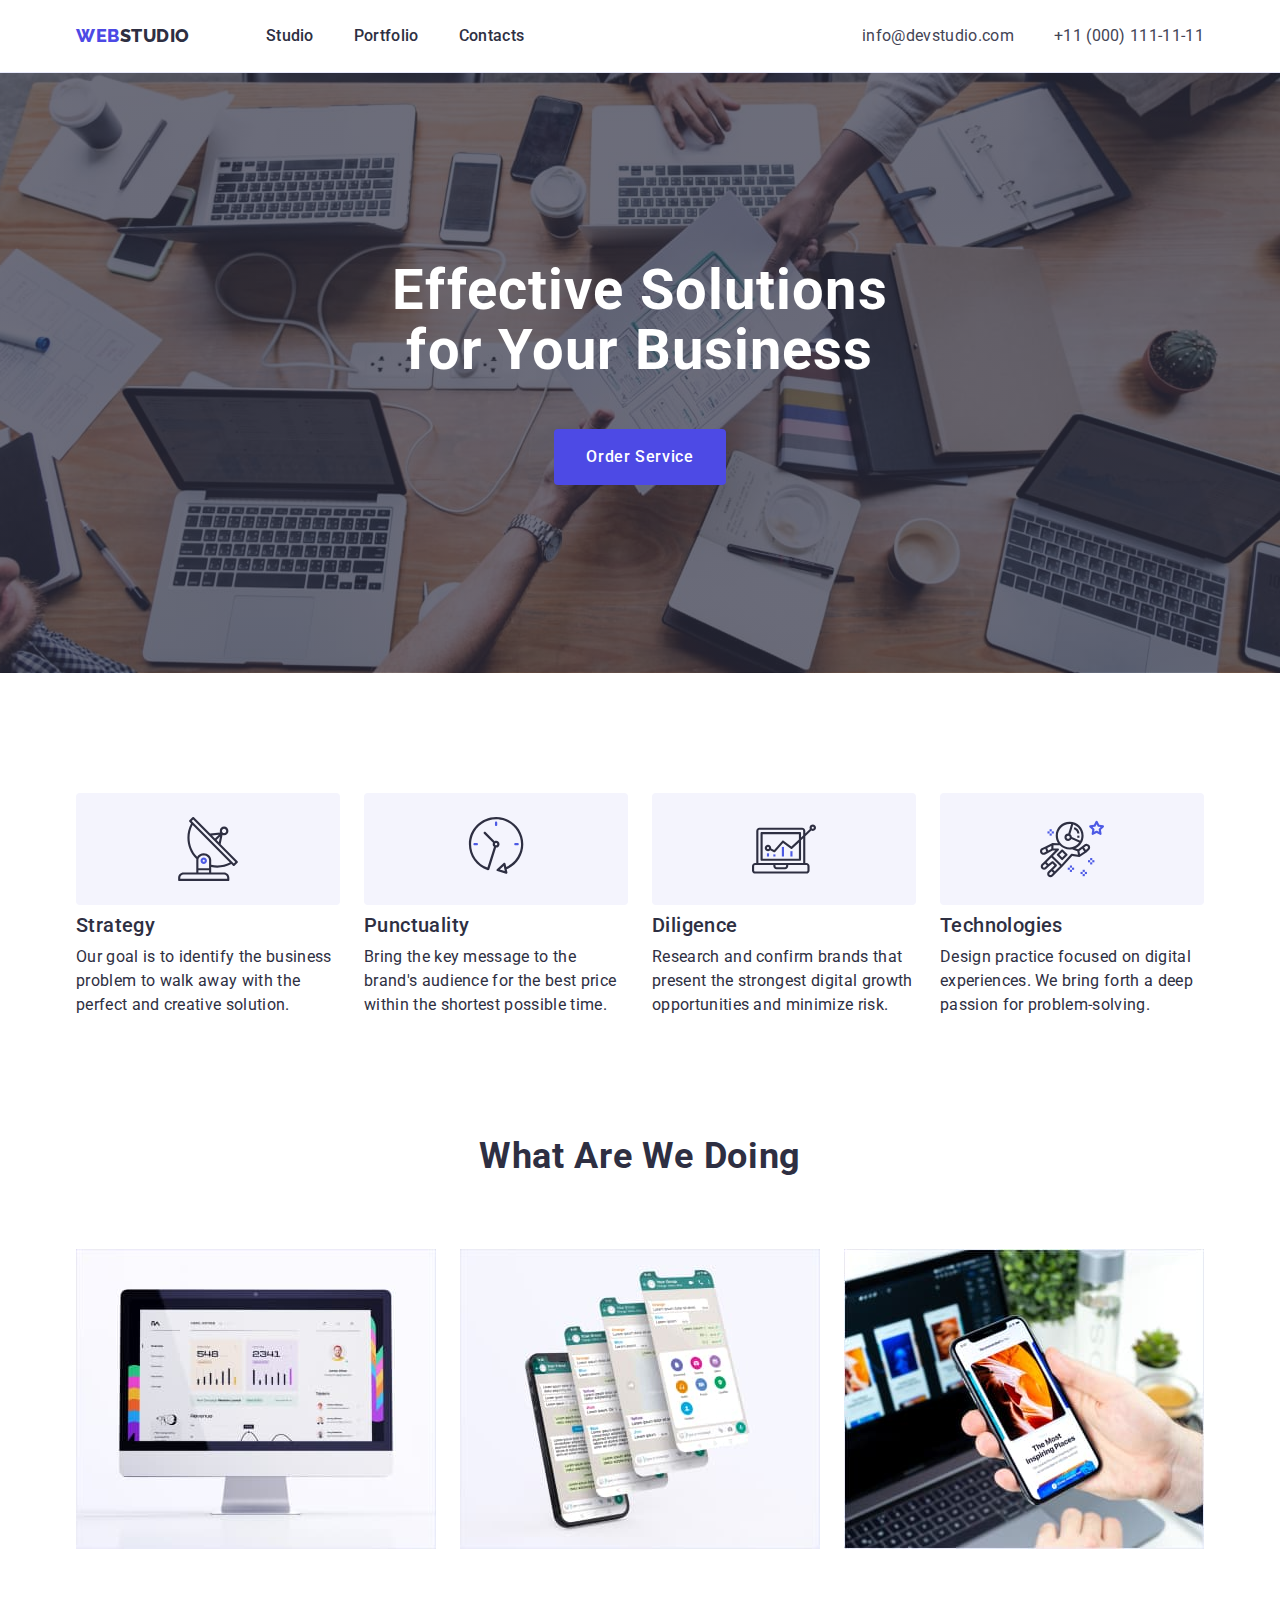
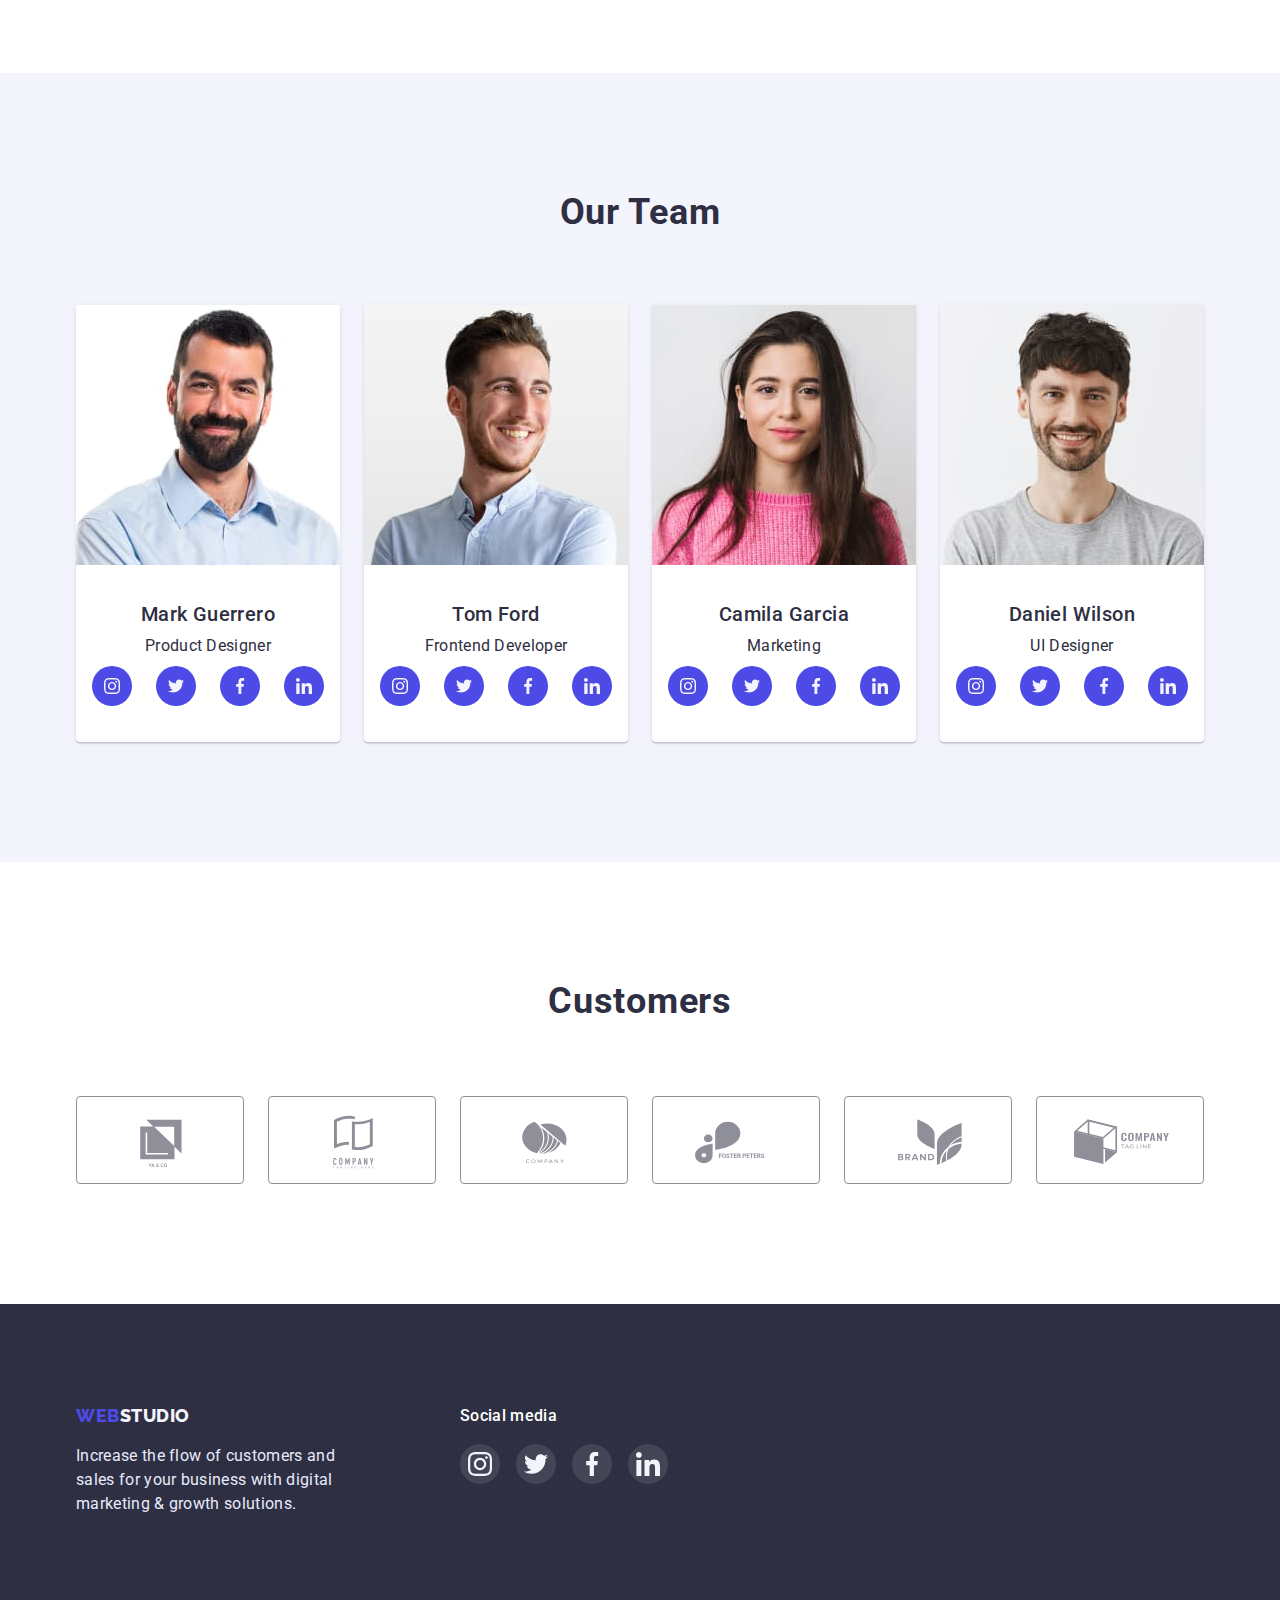
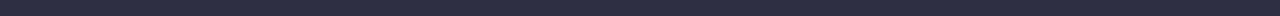
<file: index.html>
<!DOCTYPE html>
<html lang="en">

<head>
  <meta charset="UTF-8" />
  <meta http-equiv="X-UA-Compatible" content="IE=edge" />
  <meta name="viewport" content="width=device-width, initial-scale=1.0" />
  <title>Document</title>
  <link rel="preconnect" href="https://fonts.googleapis.com" />
  <link rel="preconnect" href="https://fonts.gstatic.com" crossorigin />
  <link href="https://fonts.googleapis.com/css2?family=Raleway:wght@800&family=Roboto:wght@400;500;700&display=swap"
    rel="stylesheet" />
  <link rel="stylesheet" href="https://cdnjs.cloudflare.com/ajax/libs/modern-normalize/1.1.0/modern-normalize.min.css">
  <link rel="stylesheet" href="./css/styles.css" />
</head>

<body>
  <!-- Header -->
  <header class="header">
    <div class="container main-nav">
      <nav class="link-nav">
        <a href="./index.html" class="logo-web link">WEB<span class="head-studio">STUDIO</span>
        </a>
        <ul class="site-nav list">
          <li class="item"><a href="./index.html" class="anchors link">Studio</a></li>
          <li class="item">
            <a href="./portfolio.html" class="anchors link">Portfolio</a>
          </li>
          <li class="item">
            <a href="" class="anchors link">Contacts</a>
          </li>
        </ul>
      </nav>
      <ul class="head-content list">
        <li class="item">
          <a href="mailto:info@devstudio.com" class="relations link">info@devstudio.com</a>
        </li>
        <li class="item">
          <a href="tel:+110001111111" class="relations link">+11 (000) 111-11-11</a>
        </li>
      </ul>
    </div>
  </header>

  <!-- Main content -->
  <main>
    <!-- Hero-->
    <section class="hero bg-hero">
      <div class="container">
        <h1 class="hero-title">Effective Solutions<br>for Your Business</h1>
        <button type="button" class="btn btn-hero">Order Service</button>
      </div>
    </section>

    <!-- Studio / Description of studio -->
    <section class="section main-desc">
      <div class="container">
        <h2 class="section-title hide-text">Description of studio</h2>
        <ul class="list desc">
          <li class="list item">
            <div class="thumb">
              <svg class="svg-std antenna" width="264" heigt="112" viewBox="-100 -24 264 112">
                <use href="./images/icons.svg#antenna" width="64" height="64"></use>
              </svg>
            </div>
            <h3 class="desc-title">Strategy</h3>
            <p class="desc-text">
              Our goal is to identify the business problem to walk away with the
              perfect and creative solution.
            </p>
          </li>
          <li class="list item">
            <div class="thumb">
              <svg class="svg-std clock" width="264" heigt="112" viewBox="-100 -24 264 112">
                <use href="./images/icons.svg#clock" width="64" height="64" class="d"></use>
              </svg>
            </div>
            <h3 class="desc-title">Punctuality</h3>
            <p class="desc-text">
              Bring the key message to the brand's audience for the best price
              within the shortest possible time.
            </p>
          </li>
          <li class="list item">
            <div class="thumb">
              <svg class="svg-std diagram" width="264" heigt="112" viewBox="-100 -24 264 112">
                <use href="./images/icons.svg#diagram" width="64" height="64"></use>
              </svg>
            </div>
            <h3 class="desc-title">Diligence</h3>
            <p class="desc-text">
              Research and confirm brands that present the strongest digital
              growth opportunities and minimize risk.
            </p>
          </li>
          <li class="list item">
            <div class="thumb">
              <svg class="svg-std astronaut" width="264" heigt="112" viewBox="-100 -24 264 112">
                <use href="./images/icons.svg#astronaut" width="64" height="64"></use>
              </svg>
            </div>
            <h3 class="desc-title">Technologies</h3>
            <p class="desc-text">
              Design practice focused on digital experiences. We bring forth a
              deep passion for problem-solving.
            </p>
          </li>
        </ul>
      </div>
    </section>

    <!-- Portfolio / Description of the works of the studio -->
    <section class="section main-prt">
      <div class="container">
        <h2 class="section-title">What Are We Doing</h2>
        <ul class="list prt">
          <li class="list item">
            <img src="./images/work-01.jpg" alt="A monitor that shows a site made by the studio." width="360" />

          </li>
          <li class="list item">
            <img src="./images/work-02.jpg" alt="The phone on which the application made by the studio is shown."
              width="360" />
          </li>
          <li class="list item">
            <img src="./images/work-03.jpg" alt="In the foreground is a phone showing a website made
            by the studio, in the background is a computer screen with an image
            of the Figma workspace." width="360" />
          </li>
        </ul>
      </div>
    </section>

    <!-- Contacts / Main team of studio -->
    <section class="section main-team">
      <div class="container">
        <h2 class="section-title team">Our Team</h2>
        <ul class="main-cont">
          <li class="list team">
            <img src="./images/team-01.jpg" alt="Man in a blue shirt smiling in the camera." width="264" />
            <div class="cont-text">
              <h3 class="team-title">Mark Guerrero</h3>
              <p class="team-text">Product Designer</p>
            </div>
            <ul class="list icon-cont-box">
              <li class="list-item item">
                <div class="thumb">
                  <a href="" class="link">
                    <svg class="icon-cont" viewBox="-12 -12 40 40">
                      <use href="./images/icons.svg#instagram-one" width="16" height="16"></use>
                    </svg>
                  </a>
                </div>
              </li>
              <li class="list-item item">
                <div class="thumb">
                  <a href="" class="link">
                    <svg class="icon-cont" viewBox="-12 -12 40 40">
                      <use href="./images/icons.svg#twitter-one" width="16" height="16" s></use>
                    </svg>
                  </a>
                </div>
              </li>
              <li class="list-item item">
                <div class="thumb">
                  <a href="" class="link">
                    <svg class="icon-cont" viewBox="-12 -12 40 40">
                      <use href="./images/icons.svg#facebook-one" width="16" height="16" s></use>
                    </svg>
                  </a>
                </div>
              </li>
              <li class="list-item item">
                <div class="thumb">
                  <a href="" class="link">
                    <svg class="icon-cont" viewBox="-12 -12 40 40">
                      <use href="./images/icons.svg#linkedin-one" width="16" height="16" s></use>
                    </svg>
                  </a>
                </div>
              </li>
            </ul>
          </li>
          <li class="list team">
            <img src="./images/team-02.jpg" alt="Man in a blue shirt smiling looking to the side." width="264" />
            <div class="cont-text">
              <h3 class="team-title">Tom Ford</h3>
              <p class="team-text">Frontend Developer</p>
            </div>
            <ul class="list icon-cont-box">
              <li class="list-item item">
                <div class="thumb">
                  <a href="" class="link">
                    <svg class="icon-cont" viewBox="-12 -12 40 40">
                      <use href="./images/icons.svg#instagram-one" width="16" height="16" s></use>
                    </svg>
                  </a>
                </div>
              </li>
              <li class="list-item item">
                <div class="thumb">
                  <a href="" class="link">
                    <svg class="icon-cont" viewBox="-12 -12 40 40">
                      <use href="./images/icons.svg#twitter-one" width="16" height="16" s></use>
                    </svg>
                  </a>
                </div>
              </li>
              <li class="list-item item">
                <div class="thumb">
                  <a href="" class="link">
                    <svg class="icon-cont" viewBox="-12 -12 40 40">
                      <use href="./images/icons.svg#facebook-one" width="16" height="16" s></use>
                    </svg>
                  </a>
                </div>
              </li>
              <li class="list-item item">
                <div class="thumb">
                  <a href="" class="link">
                    <svg class="icon-cont" viewBox="-12 -12 40 40">
                      <use href="./images/icons.svg#linkedin-one" width="16" height="16" s></use>
                    </svg>
                  </a>
                </div>
              </li>
            </ul>
          </li>
          <li class="list team">
            <img src="./images/team-03.jpg" alt="A girl in a blue sweater smiling in the camera." width="264" />
            <div class="cont-text">
              <h3 class="team-title">Camila Garcia</h3>
              <p class="team-text">Marketing</p>
            </div>
            <ul class="list icon-cont-box">
              <li class="list-item item">
                <div class="thumb">
                  <a href="" class="link">
                    <svg class="icon-cont" viewBox="-12 -12 40 40">
                      <use href="./images/icons.svg#instagram-one" width="16" height="16" s></use>
                    </svg>
                  </a>
                </div>
              </li>
              <li class="list-item item">
                <div class="thumb">
                  <a href="" class="link">
                    <svg class="icon-cont" viewBox="-12 -12 40 40">
                      <use href="./images/icons.svg#twitter-one" width="16" height="16" s></use>
                    </svg>
                  </a>
                </div>
              </li>
              <li class="list-item item">
                <div class="thumb">
                  <a href="" class="link">
                    <svg class="icon-cont" viewBox="-12 -12 40 40">
                      <use href="./images/icons.svg#facebook-one" width="16" height="16" s></use>
                    </svg>
                  </a>
                </div>
              </li>
              <li class="list-item item">
                <div class="thumb">
                  <a href="" class="link">
                    <svg class="icon-cont" viewBox="-12 -12 40 40">
                      <use href="./images/icons.svg#linkedin-one" width="16" height="16" s></use>
                    </svg>
                  </a>
                </div>
              </li>
            </ul>
          </li>
          <li class="list team">
            <img src="./images/team-04.jpg" alt="Man in a gray t-shirt smililng in the camera." width="264" />
            <div class="cont-text">
              <h3 class="team-title">Daniel Wilson</h3>
              <p class="team-text">UI Designer</p>
            </div>
            <ul class="list icon-cont-box">
              <li class="list-item item">
                <div class="thumb">
                  <a href="" class="link">
                    <svg class="icon-cont" viewBox="-12 -12 40 40">
                      <use href="./images/icons.svg#instagram-one" width="16" height="16" s></use>
                    </svg>
                  </a>
                </div>
              </li>
              <li class="list-item item">
                <div class="thumb">
                  <a href="" class="link">
                    <svg class="icon-cont" viewBox="-12 -12 40 40">
                      <use href="./images/icons.svg#twitter-one" width="16" height="16" s></use>
                    </svg>
                  </a>
                </div>
              </li>
              <li class="list-item item">
                <div class="thumb">
                  <a href="" class="link">
                    <svg class="icon-cont" viewBox="-12 -12 40 40">
                      <use href="./images/icons.svg#facebook-one" width="16" height="16" s></use>
                    </svg>
                  </a>
                </div>
              </li>
              <li class="list-item item">
                <div class="thumb">
                  <a href="" class="link">
                    <svg class="icon-cont" viewBox="-12 -12 40 40">
                      <use href="./images/icons.svg#linkedin-one" width="16" height="16" s></use>
                    </svg>
                  </a>
                </div>
              </li>
            </ul>
          </li>
        </ul>
      </div>
    </section>

    <!-- Customers -->
    <section class="section main-cust">
      <div class="container">
        <h2 class="section-title">Customers</h2>
        <ul class="list">
          <li class="list item">
            <div class="thumb">
              <a href="">
                <svg class="svg-cust" width="168" heigth="88" viewBox="-32 0 168 88">
                  <use href="./images/icons.svg#logo-zero" width="104" heigth="56"></use>
                </svg>
              </a>
            </div>
          </li>
          <li class="list item">
            <div class="thumb">
              <a href="">
                <svg class="svg-cust" width="168" heigth="88" viewBox="-32 0 168 88">
                  <use href="./images/icons.svg#logo-one" width="104" heigth="56"></use>
                </svg>
              </a>
            </div>
          </li>
          <li class="list item">
            <div class="thumb">
              <a href="">
                <svg class="svg-cust" width="168" heigth="88" viewBox="-32 0 168 88">
                  <use href="./images/icons.svg#logo-two" width="104" heigth="56"></use>
                </svg>
              </a>
            </div>
          </li>
          <li class="list item">
            <div class="thumb">
              <a href="">
                <svg class="svg-cust" width="168" heigth="88" viewBox="-32 0 168 88">
                  <use href="./images/icons.svg#logo-three" width="104" heigth="56"></use>
                </svg>
              </a>
            </div>
          </li>
          <li class="list item">
            <div class="thumb">
              <a href="">
                <svg class="svg-cust" width="168" heigth="88" viewBox="-32 0 168 88">
                  <use href="./images/icons.svg#logo-four" width="104" heigth="56"></use>
                </svg>
              </a>
            </div>
          </li>
          <li class="list item">
            <div class="thumb">
              <a href="">
                <svg class="svg-cust" width="168" heigth="88" viewBox="-32 0 168 88">
                  <use href="./images/icons.svg#logo-five" width="104" heigth="56"></use>
                </svg>
              </a>
            </div>
          </li>
        </ul>
      </div>
    </section>
  </main>

  <!-- Footer -->
  <footer class="footer">
    <div class="container">
      <div class="foot">
        <div class="foot-desc">
          <p class="foot-logo"><a href="./index.html" class="logo-web link">WEB<span
                class="footer-studio">STUDIO</span></a>
          </p>
          <p class="footer-text">
            Increase the flow of customers and sales for your business with digital
            marketing & growth solutions.
          </p>
        </div>
        <div class="foot-social">
          <h3 class="list title">Social media</h3>
          <ul class="list icons">
            <li class="list icon-box">
              <div class="thumb">
                <a href="" class="link">
                  <svg class="icon" width="40" heigth="40" viewBox="-8 0 40 40">
                    <use href="./images/icons.svg#instagram-two" width="24" heigth="24"></use>
                  </svg>
                </a>
              </div>
            </li>
            <li class="list icon-box">
              <div class="thumb">
                <a href="" class="link">
                  <svg class="icon" width="40" heigth="40" viewBox="-8 0 40 40">
                    <use href="./images/icons.svg#twitter-two" width="24" heigth="24"></use>
                  </svg>
                </a>
              </div>
            </li>
            <li class="list icon-box">
              <div class="thumb">
                <a href="" class="link">
                  <svg class="icon" width="40" heigth="40" viewBox="-8 0 40 40">
                    <use href="./images/icons.svg#facebook-two" width="24" heigth="24"></use>
                  </svg>
                </a>
              </div>
            </li>
            <li class="list icon-box">
              <div class="thumb">
                <a href="" class="link">
                  <svg class="icon" width="40" heigth="40" viewBox="-8 0 40 40">
                    <use href="./images/icons.svg#linkedin-two" width="24" heigth="24"></use>
                  </svg>
              </div>
              </a>
            </li>
          </ul>
        </div>
      </div>
    </div>
  </footer>
</body>

</html>
</file>
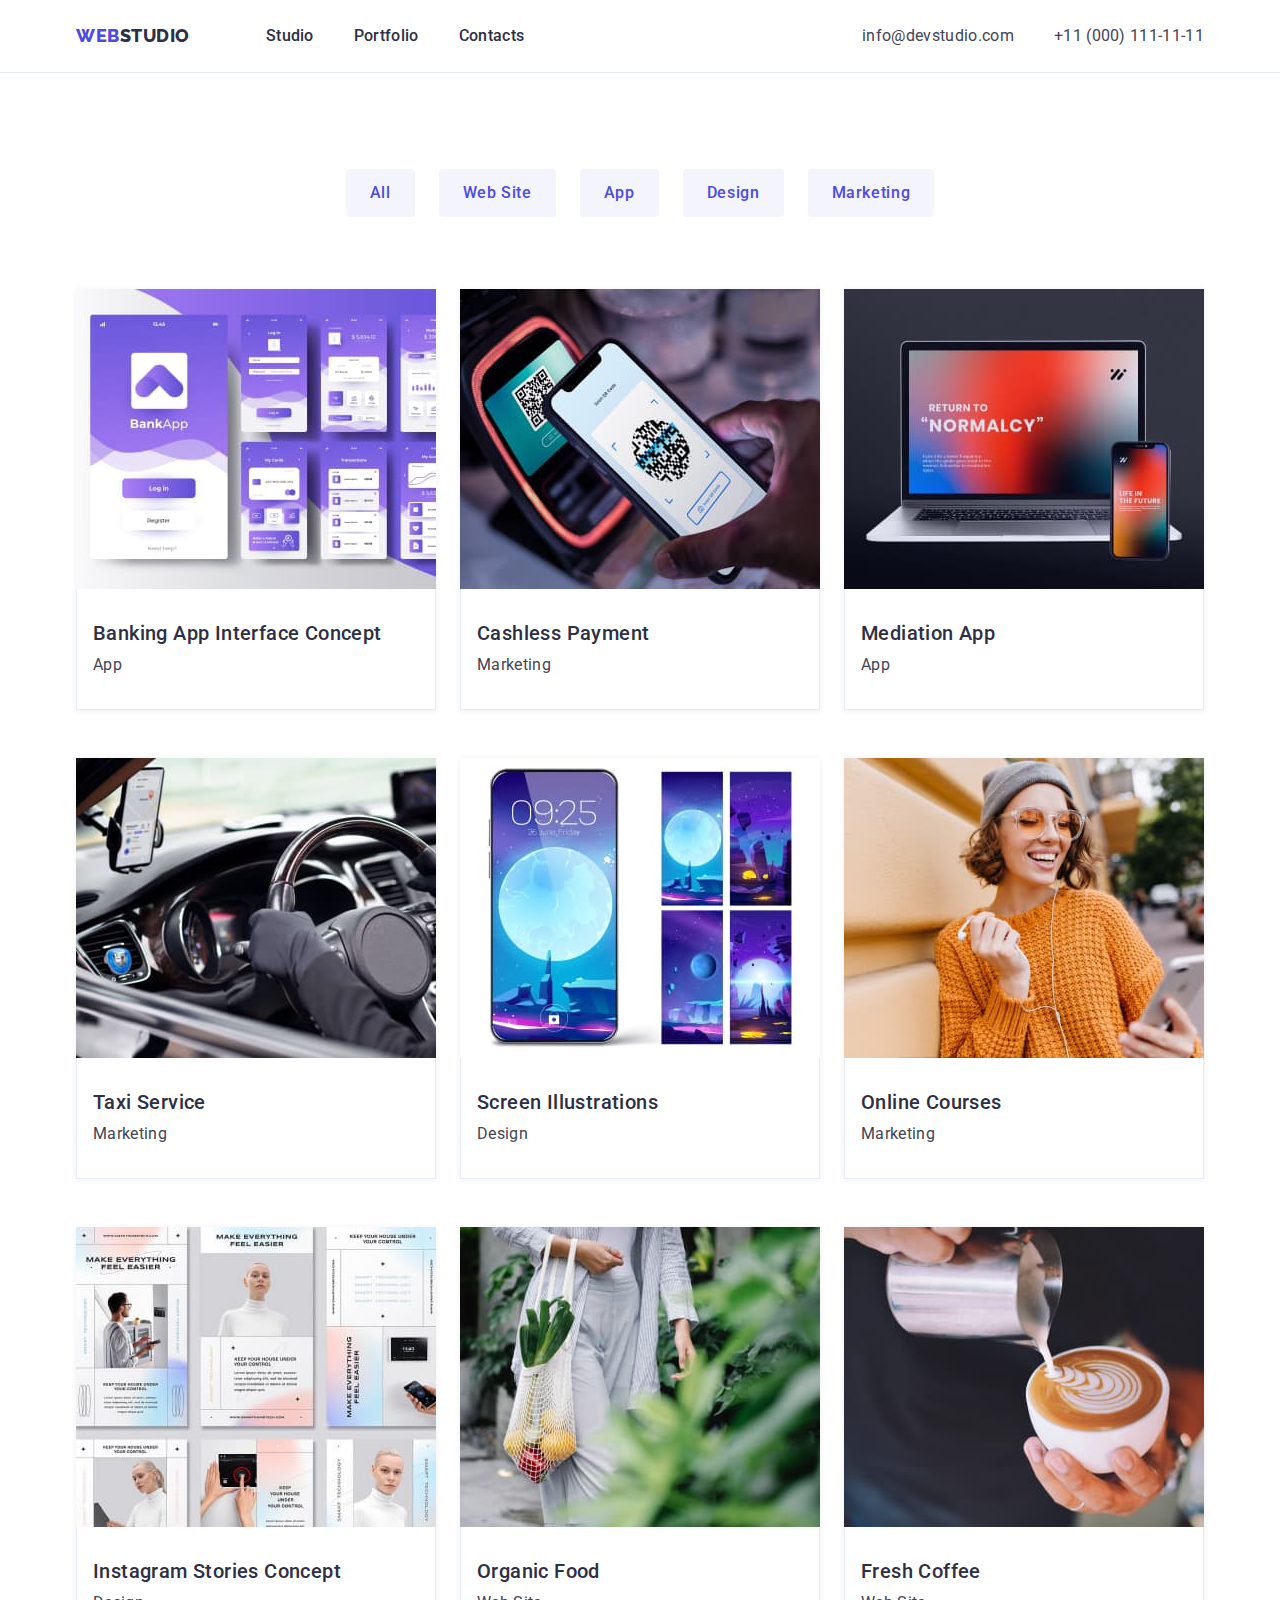
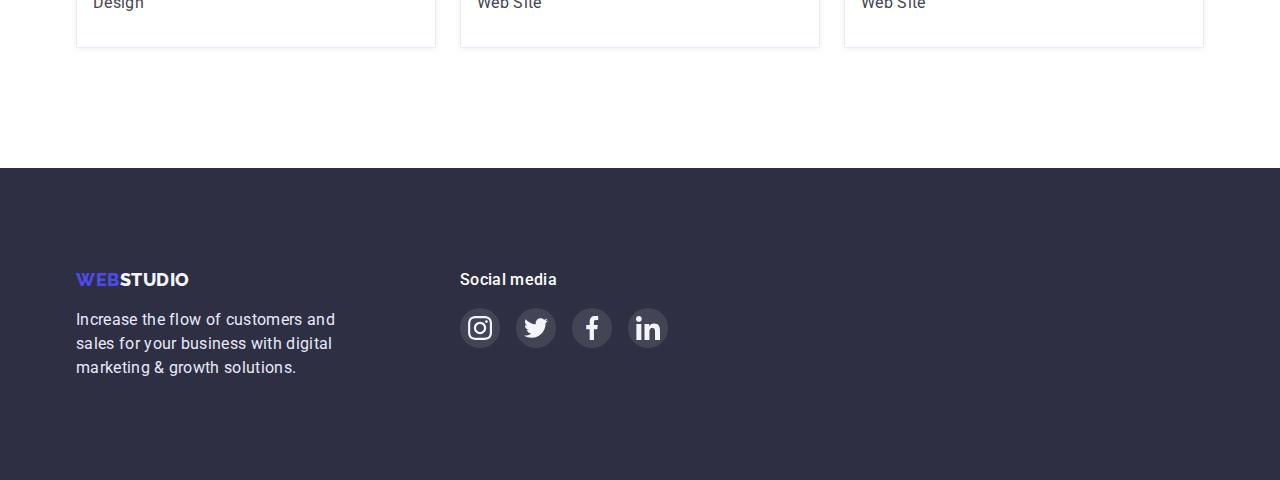
<file: portfolio.html>
<!DOCTYPE html>
<html lang="en">

<head>
  <meta charset="UTF-8" />
  <meta http-equiv="X-UA-Compatible" content="IE=edge" />
  <meta name="viewport" content="width=device-width, initial-scale=1.0" />
  <title>Document</title>
  <link rel="preconnect" href="https://fonts.googleapis.com" />
  <link rel="preconnect" href="https://fonts.gstatic.com" crossorigin />
  <link href="https://fonts.googleapis.com/css2?family=Raleway:wght@800&family=Roboto:wght@400;500;700&display=swap"
    rel="stylesheet" />
  <link rel="stylesheet" href="https://cdnjs.cloudflare.com/ajax/libs/modern-normalize/1.1.0/modern-normalize.min.css">
  <link rel="stylesheet" href="./css/styles.css" />
</head>

<body>
  <!-- Header -->
  <header class="header">
    <div class="container main-nav">
      <nav class="link-nav">
        <a href="./index.html" class="logo-web link">WEB<span class="head-studio">STUDIO</span>
        </a>
        <ul class="site-nav list">
          <li class="item"><a href="./index.html" class="anchors link">Studio</a></li>
          <li class="item">
            <a href="./portfolio.html" class="anchors link">Portfolio</a>
          </li>
          <li class="item">
            <a href="" class="anchors link">Contacts</a>
          </li>
        </ul>
      </nav>
      <ul class="head-content list">
        <li class="item">
          <a href="mailto:info@devstudio.com" class="relations link">info@devstudio.com</a>
        </li>
        <li class="item">
          <a href="tel:+110001111111" class="relations link">+11 (000) 111-11-11</a>
        </li>
      </ul>
    </div>
  </header>

  <!-- Main content -->
  <main>
    <section class="section prt-section">
      <div class="container">
        <h1 class="section-title prt-title">Filter buttons</h1>
        <ul class="btn-prt list">
          <li class="btn-item"><button type="button" class="btn btn-filters">All</button></li>
          <li class="btn-item">
            <button type="button" class="btn btn-filters">Web Site</button>
          </li>
          <li class="btn-item"><button type="button" class="btn btn-filters">App</button></li>
          <li class="btn-item"><button type="button" class="btn btn-filters">Design</button></li>
          <li class="btn-item">
            <button type="button" class="btn btn-filters">Marketing</button>
          </li>
        </ul>
        <ul class="list main-filter">
          <li class="filter app">
            <div class="prt-box">
              <a href="" class="link prt-box"><img src="./images/prt-01.jpg"
                  alt="Images of different pages of the banking application in blue tints." width="360"
                  class="display-block" />
                <div class="prt-block">
                  <h2 class="prt-title">Banking App Interface Concept</h2>
                  <p class="prt-text">App</p>
                </div>
              </a>
            </div>
          </li>
          <li class="filter marketing">
            <div class="prt-box">
              <a href="" class="link prt-box"><img src="./images/prt-02.jpg"
                  alt="A phone with a QR analyzer is applied to the terminal for payment with a QR code." width="360"
                  class="display-block" />
                <div class="prt-block">
                  <h2 class="prt-title">Cashless Payment</h2>
                  <p class="prt-text">Marketing</p>
                </div>
              </a>
            </div>
          </li>
          <li class="filter app">
            <div class="prt-box">
              <a href="" class="link prt-box"><img src="./images/prt-03.jpg"
                  alt="Pictured is a smartphone and a laptop with an application presentation." width="360"
                  class="display-block" />
                <div class="prt-block">
                  <h2 class="prt-title">Mediation App</h2>
                  <p class="prt-text">App</p>
                </div>
              </a>
            </div>
          </li>
          <li class="filter marketing">
            <div class="prt-box">
              <a href="" class="link prt-box"><img src="./images/prt-04.jpg"
                  alt="The hands of a taxi driver are shown on the steering wheel of a car, a phone with an application developed by WEBSTUDIO is fixed in front of him."
                  width="360" class="display-block" />
                <div class="prt-block">
                  <h2 class="prt-title">Taxi Service</h2>
                  <p class="prt-text">Marketing</p>
                </div>
              </a>
            </div>
          </li>
          <li class="filter design">
            <div class="prt-box">
              <a href="" class="link prt-box"><img src="./images/prt-05.jpg"
                  alt="Pictured is a phone with different kinds of wallpapers in the app." width="360"
                  class="display-block" />
                <div class="prt-block">
                  <h2 class="prt-title">Screen Illustrations</h2>
                  <p class="prt-text">Design</p>
                </div>
              </a>
            </div>
          </li>
          <li class="filter marketing">
            <div class="prt-box">
              <a href="" class="link prt-box"><img src="./images/prt-06.jpg"
                  alt="A cute girl in a gray hat and orange sweater holds an earphone in her hand and smiles while looking at the phone screen."
                  width="360" class="display-block" />
                <div class="prt-block">
                  <h2 class="prt-title">Online Courses</h2>
                  <p class="prt-text">Marketing</p>
                </div>
              </a>
            </div>
          </li>
          <li class="filter design">
            <div class="prt-box">
              <a href="" class="link prt-box"><img src="./images/prt-07.jpg"
                  alt="Various concepts for Instagram stories." width="360" class="display-block" />
                <div class="prt-block">
                  <h2 class="prt-title">Instagram Stories Concept</h2>
                  <p class="prt-text">Design</p>
                </div>
              </a>
            </div>
          </li>
          <li class="filter web-site">
            <div class="prt-box">
              <a href="" class="link prt-box"><img src="./images/prt-08.jpg"
                  alt="The legs of a girl dressed in white can be seen carrying a mesh bag of fruit." width="360"
                  class="display-block" />
                <div class="prt-block">
                  <h2 class="prt-title">Organic Food</h2>
                  <p class="prt-text">Web Site</p>
                </div>
              </a>
            </div>
          </li>
          <li class="filter web-site">
            <div class="prt-box">
              <a href="" class="link prt-box"><img src="./images/prt-09.jpg"
                  alt="A close-up shows a cup of coffee in which the bartender makes a pattern with milk." width="360"
                  class="display-block" />
                <div class="prt-block">
                  <h2 class="prt-title">Fresh Coffee</h2>
                  <p class="prt-text">Web Site</p>
                </div>
              </a>
            </div>
          </li>
        </ul>
      </div>
    </section>
  </main>

  <!-- Footer -->
  <footer class="footer">
    <div class="container">
      <div class="foot">
        <div class="foot-desc">
          <p class="foot-logo"><a href="./index.html" class="logo-web link">WEB<span
                class="footer-studio">STUDIO</span></a>
          </p>
          <p class="footer-text">
            Increase the flow of customers and sales for your business with digital
            marketing & growth solutions.
          </p>
        </div>
        <div class="foot-social">
          <h3 class="list title">Social media</h3>
          <ul class="list icons">
            <li class="list icon-box">
              <div class="thumb">
                <a href="" class="link">
                  <svg class="icon" width="40" heigth="40" viewBox="-8 0 40 40">
                    <use href="./images/icons.svg#instagram-two" width="24" heigth="24"></use>
                  </svg>
                </a>
              </div>
            </li>
            <li class="list icon-box">
              <div class="thumb">
                <a href="" class="link">
                  <svg class="icon" width="40" heigth="40" viewBox="-8 0 40 40">
                    <use href="./images/icons.svg#twitter-two" width="24" heigth="24"></use>
                  </svg>
                </a>
              </div>
            </li>
            <li class="list icon-box">
              <div class="thumb">
                <a href="" class="link">
                  <svg class="icon" width="40" heigth="40" viewBox="-8 0 40 40">
                    <use href="./images/icons.svg#facebook-two" width="24" heigth="24"></use>
                  </svg>
                </a>
              </div>
            </li>
            <li class="list icon-box">
              <div class="thumb">
                <a href="" class="link">
                  <svg class="icon" width="40" heigth="40" viewBox="-8 0 40 40">
                    <use href="./images/icons.svg#linkedin-two" width="24" heigth="24"></use>
                  </svg>
              </div>
              </a>
            </li>
          </ul>
        </div>
      </div>
    </div>
  </footer>
</body>

</html>
</file>
<file: css/styles.css>
*,
*::before,
*::after {
    box-sizing: border-box;
    padding: 0;
    margin: 0;
}

.display-block {
    display: block;
}

:root {
    --primary-brand-color: #4D4AE5;
    --secondary-brand-color: #404BBF;
    --dark-color: #2E2F42;
    --success-color: #31D0AA;
    --text-color: #434455;
    --subtle-text: #8E8F99;
    --white-color: #fff;
    --accent-color: #E7E9FC;
    --light-color: #F4F4FD;
}



body {
    color: var(--primary-brand-color);
    font-family: 'Roboto', sans-serif;
    margin: 0;
    padding: 0;    
}

.list {
    list-style: none;
    margin: 0;
    padding: 0;
}

.link {
    text-decoration: none;
}

/* HEADER */

.header {
    background-color: var(--white-color);
    border-bottom: 1px solid var(--accent-color);
    padding-top: 24px;
    padding-bottom: 24px;
}

.container {
    margin-left: auto;
    margin-right: auto;
    width: 1158px;
    padding: 0px 15px;
}

.logo-web,
.head-studio {
    font-family: 'Raleway';
    font-weight: 800;
    font-size: 18px;
    line-height: 1.33;
    letter-spacing: 0.03em;
}

.head-studio,
.site-nav .link {
    color: var(--dark-color);
}

.logo-web {
    color: var(--primary-brand-color);
}

.main-nav,
.link-nav,
.site-nav,
.head-content {
    display: flex;
    align-items: center;
    justify-content: space-between;
}

.logo-web {
    margin-right: 76px;
}

.site-nav .item:not(:last-child),
.head-content .item:not(:last-child){
    margin-right: 40px;
}


.anchors {
    font-weight: 500;
    font-size: 16px;
    line-height: 1.5;
    letter-spacing: 0.02em;
}

.anchors:hover,
.anchors:focus {
    color: var(--primary-brand-color);
}

.head-content .link {
    color: var(--text-color);
}

.relations {
    font-weight: 400;
    font-size: 16px;
    line-height: 1.5;
    letter-spacing: 0.02em;
}

.relations:hover,
.relations:focus {
    color: var(--primary-brand-color);
}

/* index.hmtl */
/* HERO */

.hero {
    padding-top: 188px;
    padding-bottom: 188px;
    text-align: center;
    background-color: var(--dark-color);
}

.bg-hero {
    background-image: linear-gradient(
    to right,
    rgba(46, 47, 66, 0.7),
    rgba(46, 47, 66, 0.7)),
    url(../images/bg-hero.jpg);
    background-repeat: no-repeat;
    background-position: center;
}

.hero-title {
    color: var(--white-color);
    font-weight: 700;
    font-size: 56px;
    line-height: 1.07;
    letter-spacing: 0.02em;
    text-align: center;

    margin-bottom: 48px;
}

.btn {
    cursor: pointer;
    border: none;
}

.btn-hero {
    background-color: var(--primary-brand-color);
    color: var(--white-color);
    font-family: 'Roboto';
    font-weight: 500;
    font-size: 16px;
    line-height: 1.5;
    letter-spacing: 0.04em;

    border-radius: 4px;
    padding: 16px 32px;
}

.btn-hero:hover,
.btn-hero:focus {
    background-color: var(--secondary-brand-color);
    color: var(--white-color);
    font-family: 'Roboto';
    font-weight: 500;
    font-size: 16px;
    line-height: 1.5;
    letter-spacing: 0.04em;
}

/* MAIN CONTENT*/

.section-title {
    color: var(--dark-color);
    font-weight: 700;
    font-size: 36px;
    line-height: 1.11;
    letter-spacing: 0.02em;
}

/* Studio / Description of studio */

.main-desc {
    padding-top: 120px;
    padding-bottom: 120px;
}

.hide-text {
    display: none;
}

.main-desc,
.list.desc {
    display: flex;
}

.list.desc {
    flex-direction: row;
    gap: 24px;
}

.main-desc .list.item {
    min-width: 264px;
}

.main-desc .thumb {
    display: flex;
    background-color: var(--light-color);
    border-radius: 4px;
    margin-bottom: 8px;

}

.desc-title,
.team-title {
    color: var(--dark-color);
    font-weight: 500;
    font-size: 20px;
    line-height: 1.2;
    letter-spacing: 0.02em;
    margin-bottom: 8px;
    text-align: left;
}

.desc-text,
.team-text {
    color: var(--dark-color);
    font-weight: 400;
    font-size: 16px;
    line-height: 1.5;
    letter-spacing: 0.02em;
    text-align: left;
}

/* Portfolio / Description of the works of the studio */

.main-prt {
    padding-bottom: 120px;
}

.main-prt .section-title {
    text-align: center;
    margin-bottom: 72px;
}

.list.prt {
    display: flex;
    justify-content: center;
    gap: 24px;
}

/* Contacts / Main team of studio */

.main-team {
    background-color: var(--light-color);
    padding-bottom: 120px;
    padding-top: 120px;
}

.main-team .section-title {
    margin-bottom: 72px;
    text-align: center;
}

.main-cont {
    display: flex;
    gap: 24px;
    justify-content: center;
}

.list.team {
    background-color: var(--white-color);
    box-shadow: 0px 1px 6px rgba(46, 47, 66, 0.08), 0px 1px 1px rgba(46, 47, 66, 0.16), 0px 2px 1px rgba(46, 47, 66, 0.08);
    border-radius: 0px 0px 4px 4px;
    padding-bottom: 32px;
}

.cont-text {
    padding: 32px 16px;
    padding-bottom: 0;
    margin-bottom: 8px;
}

.team-title,
.team-text {
    text-align: center;
}

.icon-cont-box {
    display: flex;
    flex-direction: row;
    gap: 24px;
    justify-content: center;
}

.icon-cont {
    width: 40px;
    height: 40px;
    border-radius: 50%;
    
    background-color: var(--primary-brand-color);
}

.icon-cont:hover,
.icon-cont:focus {
    background-color: var(--secondary-brand-color);
}

/* Customers */

.main-cust {
    display: flex;
    padding-top: 120px;
    padding-bottom: 120px;
}

.main-cust .section-title {
    text-align: center;
    margin-bottom: 74px;
}

.main-cust .list {
    display: flex;
    flex-direction: row;
    justify-content: center;
    gap: 24px;
}

.main-cust .item {
    max-width: 168px;
    max-height: 88px;
    
    border: 1px solid #8E8F99;
    border-radius: 4px;
}

.main-cust .item:hover,
.main-cust .item:focus {
    border: 1px solid var(--secondary-brand-color);
}

.svg-cust {
    fill: var(--subtle-text);
}

.svg-cust:hover,
.svg-cust:focus {
    fill: var(--secondary-brand-color);
}

/* portfolio.css */
/* MAIN CONTENT */


.prt-section {
    padding-top: 96px;
    padding-bottom: 120px;
}

.section-title.prt-title {
    display: none;
}

.btn-prt.list {
    display: flex;
    justify-content: center;
    gap: 24px;
}

.btn-filters {
    background-color: var(--light-color);
    color: var(--primary-brand-color);
    font-family: 'Roboto';
    font-weight: 500;
    font-size: 16px;
    line-height: 1.5;
    letter-spacing: 0.04em;

    border-radius: 4px;
    min-height: 48px;
    padding: 12px 24px;
}

.btn-filters:hover,
.btn-filters:focus {
    background-color: var(--primary-brand-color);
    color: var(--white-color);
}

.btn-prt {
    padding: 0;
    margin: 0;
    margin-bottom: 72px;
}

.main-filter {
    display: flex;
    flex-wrap: wrap;
    justify-content: center;
    column-gap: 24px;
    row-gap: 48px;
}

.filter {
    width: 360px;
}

.prt-block {
    padding: 32px 0 32px 16px;
    border: 1px solid #E7E9FC;
    border-top: none;
}

.prt-box {
    box-shadow: 0px 1px 6px rgba(46, 47, 66, 0.08);
}

.prt-box:hover,
.prt-box:focus {
    box-shadow: 0px 1px 6px rgba(46, 47, 66, 0.08), 0px 1px 1px rgba(46, 47, 66, 0.16), 0px 2px 1px rgba(46, 47, 66, 0.08);
}


.prt-title {
    color: var(--dark-color);
    font-weight: 500;
    font-size: 20px;
    line-height: 1.2;
    letter-spacing: 0.02em;
    margin-bottom: 8px;
}

.prt-text {
    color: var(--text-color);
    font-weight: 400;
    font-size: 16px;
    line-height: 1.5;
    letter-spacing: 0.02em;
}

/* FOOTER */

.footer {
    background-color: var(--dark-color);
    padding-top: 100px;
    padding-bottom: 100px;
}

.foot-logo {
    text-align: left;
    margin-bottom: 16px;
}

.footer-studio {
    color: var(--light-color);
    font-family: 'Raleway';
    font-weight: 800;
    font-size: 18px;
    line-height: 1.16;
    letter-spacing: 0.03em;
}

.footer-text {
    color: var(--accent-color);
    font-weight: 400;
    font-size: 16px;
    line-height: 1.5;
    letter-spacing: 0.02em;
    text-align: left;
    width: 264px;
    margin-bottom: 0;
}

.foot {
    display: flex;
    flex-direction: row;
    gap: 120px;
}

.foot-social {
    display: flex;
    flex-direction: column;
}

.foot-social .title {
    color: var(--white-color);
    font-weight: 500;
    font-size: 16px;
    line-height: 24px;
    letter-spacing: 0.02em;

    margin-bottom: 16px;
}

.foot-social .icons {
    display: flex;
    flex-direction: row;
    justify-content: center;
    gap: 16px;
}

.foot-social .icon-box {
    display: flex;
    width: 40px;
    height: 40px;

    border-radius: 50%;
    background-color: rgba(255, 255, 255, 0.1);
}

.foot-social .icon-box:hover,
.foot-social .icon-box:focus {
    background-color: var(--success-color);
}
</file>
